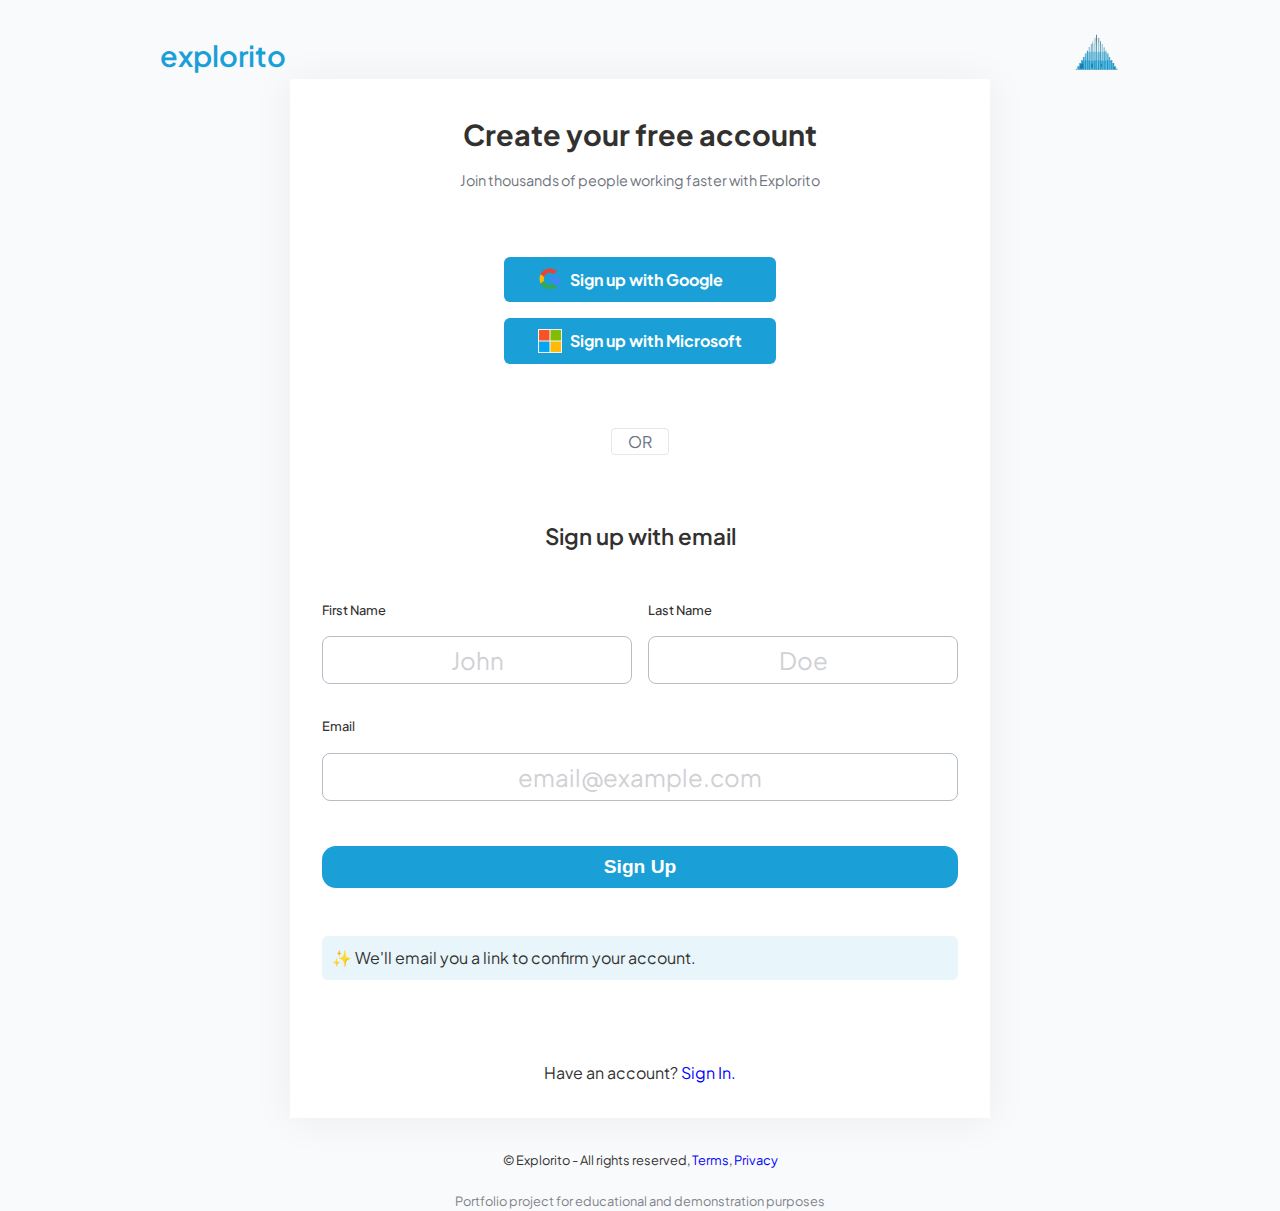
<file: sign-in.html>
<!DOCTYPE html>
<html lang="en">
  <head>
    <meta charset="UTF-8" />
    <meta name="viewport" content="width=device-width, initial-scale=1.0" />
    <title>Explorito - Your AI-powered search and productivity assistant</title>
    <link rel="preconnect" href="https://fonts.googleapis.com" />
    <link rel="preconnect" href="https://fonts.gstatic.com" crossorigin />
    <link
      href="https://fonts.googleapis.com/css2?family=Plus+Jakarta+Sans:ital,wght@0,200..800;1,200..800&display=swap"
      rel="stylesheet"
    />
    <link rel="stylesheet" href="./css/styles.css" />
    <link rel="stylesheet" href="./css/sign-in.css" />
  </head>
  <body>
    <main class="auth-page">
      <div class="auth-page__container container">
        <div class="auth-page__header">
          <h1 class="auth-page__company-name">explorito</h1>
          <a href="/"
            ><img
              src="./images/explorito-icon-wobg.png"
              class="auth-page__logo"
              alt=""
          /></a>
        </div>
        <div class="auth-page__main-container">
          <div class="auth-page__content">
            <div class="auth-page__text">
              <h2 class="auth-page__text-title">Create your free account</h2>
              <p class="auth-page__text-description">
                Join thousands of people working faster with Explorito
              </p>
            </div>

            <!-- Social login buttons -->
            <div class="auth-page__social-buttons">
              <a href="#" class="auth-page__social-button btn--primary"
                ><img
                  src="./images/apps_images/google.svg"
                  alt=""
                  class="auth-page__social-logo"
                />Sign up with Google</a
              >
              <a href="#" class="auth-page__social-button btn--primary"
                ><img
                  src="./images/apps_images/microsoft.svg"
                  alt=""
                  class="auth-page__social-logo"
                />Sign up with Microsoft</a
              >
            </div>

            <!-- Divider -->
            <div class="auth-page__divider">
              <span class="auth-page__divider-text">OR</span>
            </div>

            <!-- Sign Up -->

            <h2 class="auth-page__signup-text">Sign up with email</h2>

            <!-- Email form -->

            <form class="auth-page__form" action="#">
              <div class="auth-page__form-firstname">
                <label for="first-name">First Name</label
                ><input
                  type="text"
                  id="first-name"
                  placeholder="John"
                  required
                />
              </div>
              <div class="auth-page__form-lastname">
                <label for="last-name">Last Name</label
                ><input type="text" id="last-name" placeholder="Doe" required />
              </div>
              <div class="auth-page__form-email">
                <label for="email">Email</label
                ><input
                  type="email"
                  id="email"
                  placeholder="email@example.com"
                  required
                />
              </div>
              <button class="auth-page__form-btn btn--primary">Sign Up</button>
              <p class="auth-page__form-message">
                ✨ We'll email you a link to confirm your account.
              </p>
            </form>

            <!-- Footer -->
            <div class="auth-page__bottom-text">
              <p>Have an account? <a href="">Sign In.</a></p>
            </div>
          </div>
        </div>
      </div>
      <footer class="auth-page__footer">
        <p class="auth-page__footer-text">
          &copy; <span class="footer__copyright-year"></span> Explorito - All
          rights reserved, <a href="#">Terms</a>, <a href="">Privacy</a>
        </p>
        <br />
        <p class="footer__disclaimer">
          Portfolio project for educational and demonstration purposes
        </p>
      </footer>
    </main>
  </body>
</html>
</file>
<file: css/styles.css>
/* Headers 
3.5rem (56px) */

* {
  margin: 0;
  padding: 0;
  box-sizing: border-box;
}

:root {
  --primary-color: #1b9fd7;
  --secondary-color: #080c14;
  --tertiary-color: #022948;
  --faint-text-color: #b4b9b1;
  --faint-white-color: rgb(181, 189, 197);
}

html,
body {
  font-family: 'Plus Jakarta Sans', sans-serif;
  background: var(--secondary-color);
  color: #fff;
  line-height: 1.6;
  scroll-behavior: smooth;
}

a {
  text-decoration: none;
  color: #fff;
}

ul {
  list-style: none;
}

img {
  max-width: 100%;
}

.container {
  max-width: 1200px;
  margin: 0 auto;
}

.btn--primary {
  background-color: var(--primary-color);
  color: #fff;
  border-radius: 14px;
  padding: 0.5rem 1rem;
  border: 2px solid transparent;
  font-weight: 700;
  transition: background-color 0.3s ease;

  &:hover {
    background-color: #167fac;
  }
}

.btn--secondary {
  color: #fff;
  border-radius: 14px;
  padding: 0.5rem 1rem;
  border: 2px solid transparent;
  font-weight: 700;
  transition: color 0.3s ease;

  &:hover {
    color: #167fac;
  }
}

.btn--solid {
  background-color: #fff;
  color: var(--secondary-color);
  border-radius: 14px;
  padding: 0.5rem 1rem;
  border: 1px solid transparent;
  font-size: 14px;
  font-weight: 700;
  transition: background-color 0.3s ease;
  text-transform: capitalize;

  &:hover {
    background-color: var(--faint-white-color);
  }
}

/* Navbar */

.navbar {
  padding: 1.5rem 2rem 0.8rem;
  position: fixed;
  top: 0;
  left: 0;
  right: 0;
  z-index: 1000;
  background-color: transparent;
  transition: background-color 0.3s ease-in-out;
}

.navbar__container {
  display: flex;
  justify-content: space-between;
  align-items: center;
}

.navbar__left {
  display: flex;
  justify-items: center;
  align-items: center;
  gap: 2rem;
}

.navbar__menu-list {
  display: flex;
  align-items: center;
  gap: 2rem;
  font-weight: 600;
}

.navbar__menu-link,
.btn--ghost {
  font-size: 0.9rem;
  font-weight: 500;
  line-height: 1.6;
  letter-spacing: 0.4px;
  color: #fff;

  &:hover {
    color: var(--faint-white-color);
  }
}

.navbar__buttons {
  display: flex;
  justify-items: center;
  align-items: center;
  gap: 3rem;
}

/* Navbar Mobile Menu */

.navbar__mobile-menu {
  display: none;
  cursor: pointer;
}

.navbar__mobile-menu-items {
  display: flex;
  flex-direction: column;
  gap: 3rem;
  position: absolute;
  top: 100%;
  left: 0;
  width: 100%;
  background: var(--secondary-color);
  opacity: 1;
  padding: 3rem 2rem;
  text-align: center;
  box-shadow: 0 1px 20px rgba(0, 0, 0, 0.3);
  transition: transform 0.3s ease-in-out;
}

.navbar__mobile-menu-list {
  display: flex;
  flex-direction: column;
  gap: 2rem;
  font-size: 1.2rem;
}

.navbar__mobile-menu-link:hover {
  color: var(--faint-white-color);
}

.navbar__mobile-menu-buttons {
  display: flex;
  flex-direction: column;
  justify-content: center;
  gap: 1rem;
}

.navbar__mobile-menu-button {
  font-size: 1rem;
}

.navbar__mobile-menu-items {
  transform: translateY(-120%);
}

.navbar__mobile-menu-items.active {
  transform: translateY(0%);
}

/* Hamburger */

.hamburger {
  cursor: pointer;
  width: 24px;
  height: 24px;
  transition: all 0.25s;
  position: relative;
  z-index: 80;
}

/* Icon background shape */
.hamburger::before {
  content: '';
  position: absolute;
  top: 50%;
  left: 50%;
  width: 36px; /* slightly larger than hamburger */
  height: 36px;
  background-color: #fff;
  border-radius: 6px; /* use 8px for rounded square */
  transform: translate(-50%, -50%);
  z-index: -1; /* behind the lines */
}

.hamburger-top,
.hamburger-middle,
.hamburger-bottom {
  content: '';
  position: absolute;
  width: 20px;
  height: 3px;
  top: 12%;
  left: 8%;
  background: var(--secondary-color);
  transform: rotate(0);
  transition: all 0.5s;
}

.hamburger,
.hamburger-top,
.hamburger-middle,
.hamburger-bottom {
  box-shadow: none;
  border: #fff;
}

.hamburger-middle {
  transform: translateY(7px);
}

.hamburger-bottom {
  transform: translateY(14px);
}

.open .hamburger-top {
  transform: rotate(45deg) translateY(6px) translateX(6px);
}

.open .hamburger-middle {
  display: none;
}

.open .hamburger-bottom {
  transform: rotate(-45deg) translateY(6px) translateX(-6px);
}

/* Navbar Scroll */
.navbar.navbar--scroll {
  background-color: rgba(8, 12, 20, 0.65);
  backdrop-filter: blur(12px);
}

/* Hero  */

.hero {
  padding: 11rem 2.5rem 4rem;
  min-height: 80vh;
  display: flex;
  align-items: center;
}

.hero__container {
  display: flex;
  justify-content: space-between;
  align-items: center;
  gap: 2rem;
  width: 100%;
}

.hero__content {
  max-width: 640px;
  flex: 1;
}

.hero__title {
  font-size: 4rem;
  font-weight: 700;
  line-height: 1.1;
  margin-bottom: 1.5rem;
}

.hero__title--primary {
  color: var(--primary-color);
}

/* Typewriter container */
.typewriter-container {
  display: inline-block;
  min-width: 280px;
  text-align: left;
  position: relative;
}

/* Cursor animation */
.typewriter-cursor::after {
  content: '|';
  color: #167fac;
  animation: blink 1s infinite;
  font-weight: 700;
}

@keyframes blink {
  0%,
  50% {
    opacity: 1;
  }
  51%,
  100% {
    opacity: 0;
  }
}

.hero__description {
  margin-top: 1.8rem;
  font-size: 1.2rem;
  color: var(--faint-text-color);
  line-height: 1.6;
}

.hero__buttons {
  display: flex;
  align-items: center;
  gap: 1.5rem;
  margin-top: 2rem;
}

.hero__image {
  flex: 1;
  max-width: 500px;
  display: flex;
  justify-content: center;
  align-items: center;
}

.hero__image img {
  width: 100%;
  height: auto;
  max-width: 100%;
  object-fit: contain;
  flex-shrink: 0; /* Prevent image from shrinking */
}

/* Features  */

.features {
  padding: 6rem 2rem;
}

.features__container {
  text-align: center;
}

.features__heading {
  color: var(--primary-color);
  font-size: 1rem;
  font-weight: 400;
  margin-bottom: 0.5rem;
}

.features__title {
  font-size: 3rem;
  font-weight: 700;
}

.features__description {
  max-width: 600px;
  margin: 1rem auto 4rem;
  font-size: 1.125rem;
  font-weight: 400;
  line-height: 1.8;
  color: var(--faint-white-color);
  padding-bottom: 2rem;
}

.features__grid-item-icon i {
  color: var(--primary-color);
  font-size: 1.5rem;
  border: 1px solid var(--tertiary-color);
  background-color: #21242c;
  border-radius: 8px;
  display: inline-flex;
  justify-content: center;
  align-item: center;
  padding: 0.6rem 0.6rem;
}

.features__grid {
  display: grid;
  grid-template-columns: repeat(3, 1fr);
  gap: 3.75rem;
  padding: 2rem;
}

.features__grid-item {
  display: flex;
  flex-direction: column;
  justify-content: space-between;
  gap: 1.2rem;
  text-align: left;
}

.features__grid-item-text-description {
  color: var(--faint-white-color);
}

/* Productivity Features */

/* .productivity-features {
  padding: 4rem 2rem;
} */

.productivity-features__container {
  padding: 6rem 2rem;
  text-align: center;
}

.productivity-features__heading {
  color: var(--primary-color);
  font-size: 1rem;
  font-weight: 400;
  margin-bottom: 0.5rem;
}

.productivity-features__title {
  font-size: 3rem;
  font-weight: 700;
  letter-spacing: 1px;
}

.productivity-features__description {
  max-width: 600px;
  margin: 1rem auto 4rem;
  font-size: 1.125rem;
  font-weight: 400;
  line-height: 1.8;
  color: var(--faint-white-color);
  padding-bottom: 2rem;
}

.productivity-features__bento-grid {
  display: grid;
  grid-template-columns: repeat(3, 1fr);
  grid-template-rows: auto auto;
  column-gap: 2rem;
  row-gap: 2rem;
  padding: 0 2rem;
}

/* Top row items */
.productivity-features__bento-grid-item:nth-child(1) {
  grid-column: span 2; /* Spans first column (2fr) */
}

.productivity-features__bento-grid-item:nth-child(2) {
  grid-column: span 1; /* Spans second column (1fr) */
}

.productivity-features__bento-grid-item {
  display: flex;
  flex-direction: column;
  justify-content: center;
  gap: 1.2rem;
  /* align-items: center; */
  text-align: left;
  height: 400px;
  background: radial-gradient(
    58.55% 50% at 50% 39.8%,
    #19253b 0%,
    #101826 100%
  );
  border-radius: 14px;
  padding: 2.5rem;
  overflow: hidden;
}

/* Blurred ellipse glow behind image */

a.productivity-features__bento-grid-item::before {
  content: '';
  position: absolute;
  top: 50%;
  left: 50%;
  width: 300px; /* ellipse width */
  height: 160px; /* ellipse height */
  background: rgba(255, 255, 255, 0.08); /* soft light color */
  transform: translate(-50%, -50%);
  filter: blur(60px);
  border-radius: 50% / 50%;
  z-index: 0;
  pointer-events: none;
}

.productivity-features__bento-grid-item img {
  max-width: 100%;
  max-height: 320px; /* Limit image height */
  object-fit: contain; /* Maintains aspect ratio */
  border-radius: 8px;
  position: relative;
  z-index: 1;
}

.productivity-features__bento-grid-item-text-title {
  font-size: 1.5rem;
  font-weight: 700;
}

.productivity-features__bento-grid-item-text-description {
  font-size: 1rem;
  font-weight: 400;
  line-height: 1.6;
  color: var(--faint-white-color);
  padding-bottom: 0.5rem;
}

/* Details Section */

.details__container {
  padding: 6rem 2rem;
}

.details__grid {
  display: flex;
  flex-direction: column;
  gap: 6rem;
}

.details__grid-item-text-heading {
  color: var(--primary-color);
  font-size: 1rem;
  font-weight: 400;
  margin-bottom: 0.5rem;
}

.details__grid-item-text-title {
  font-size: 2.5rem;
  font-weight: 700;
}

.details__grid-item-text-description {
  max-width: 600px;
  font-size: 1.125rem;
  font-weight: 400;
  line-height: 1.8;
  color: var(--faint-white-color);
  padding-bottom: 2rem;
}

.details__grid-item:nth-child(odd) {
  display: flex;
  justify-content: center;
  align-items: center;
  flex-basis: auto;
  flex-grow: 0;
  flex-shrink: 0;
  gap: 6rem;
}

.details__grid-item:nth-child(even) {
  display: flex;
  flex-direction: row-reverse;
  justify-content: center;
  align-items: center;
  flex-basis: auto;
  flex-grow: 1;
  flex-shrink: 0;
  gap: 6rem;
}

.details__grid-content {
  max-width: 640px;
}

/* to do  */
.details__grid-item-image {
  /* display: flex;
  flex-flow: column;
  flex-grow: 1;
  flex-shrink: 0; */
}

.details__grid-item-image img {
  max-width: 100%;
  max-height: 320px; /* Limit image height */
  object-fit: contain; /* Maintains aspect ratio */
}

.details-grid-item-text-link {
  color: var(--primary-color);
  border: 2px solid transparent;
  font-weight: 700;
  transition: color 0.3s ease;

  &:hover {
    color: #fff;
  }
}

/* Integrations Section */

.integrations__container {
  padding: 6rem 2rem;
  text-align: center;
}

.integrations__heading {
  color: var(--primary-color);
  font-size: 1rem;
  font-weight: 400;
  margin-bottom: 0.5rem;
}

.integrations__title {
  font-size: 3rem;
  font-weight: 700;
}

.integrations__description {
  max-width: 600px;
  margin: 1rem auto 2rem;
  font-size: 1.125rem;
  font-weight: 400;
  line-height: 1.8;
  color: var(--faint-white-color);
  padding-bottom: 2rem;
}

.integrations__link {
  padding: 1rem 1.2rem;
  text-transform: capitalize;
}

/* Testimonials Section */

.testimonials__container {
  padding: 6rem 2rem;
  text-align: center;
}

.testimonial__swiper-main-container {
  position: relative;
  overflow: hidden;
  width: 100%;
}

.testimonials__content {
  max-width: 800px;
  padding: 2rem 2rem 0;
  margin: 0 auto;
}
.testimonials__heading {
  color: var(--primary-color);
  font-size: 1rem;
  font-weight: 400;
  margin-top: 1rem;
  margin-bottom: 0.5rem;
}

.testimonials__title {
  font-size: 3rem;
  font-weight: 700;
  line-height: 3.5rem;
}

.testimonials__description {
  max-width: 600px;
  margin: 1rem auto 6rem;
  font-size: 1.125rem;
  font-weight: 400;
  line-height: 1.8;
  color: var(--faint-white-color);
}

.testimonial__swiper {
  padding: 0 2rem;
  width: 100%;
}

/* Fade Mask  */

.testimonial__swiper-main-container::before {
  content: '';
  position: absolute;
  top: 0;
  left: 0;
  width: 120px;
  height: 100%;
  background: linear-gradient(
    to right,
    #080c14 0%,
    rgba(8, 12, 20, 0.8) 30%,
    rgba(8, 12, 20, 0.4) 60%,
    transparent 100%
  );
  z-index: 10;
  pointer-events: none;
}

.testimonial__swiper-main-container::after {
  content: '';
  position: absolute;
  top: 0;
  right: 0;
  width: 120px;
  height: 100%;
  background: linear-gradient(
    to left,
    #080c14 0%,
    rgba(8, 12, 20, 0.8) 30%,
    rgba(8, 12, 20, 0.4) 60%,
    transparent 100%
  );
  z-index: 10;
  pointer-events: none;
}

.testimonials__swiper-wrapper {
  display: flex;
  justify-content: center;
  align-items: stretch;
  gap: 2rem;
  width: 100%;
  max-width: 1600px;
  text-align: left;
  color: var(--faint-white-color);
  font-size: 0.95rem;
  margin: 0 auto;
  line-height: 1.5;
}

.testimonials__swiper-slide-item {
  display: flex;
  flex-direction: column;
  justify-content: space-between;
  align-items: flex-start;
  gap: 1rem;
  background: #111928;
  border-radius: 14px;
  border: 1px solid var(--tertiary-color);
  height: 226px;
  width: 370px;
  padding: 1.5rem;
  min-width: 370px; /* Prevent shrinking */
  flex-shrink: 0; /* Prevent flex shrinking */
  flex-grow: 1; /* Allow growing */
}

.testimonials__swiper-slide-item-text {
  color: var(--faint-white-color);
  font-size: 0.95rem;
  line-height: 1.5;
  margin-bottom: 1rem;
  flex-grow: 1;
  display: flex;
  align-items: center;
}

.testimonials__swiper-slide-item-details {
  margin-top: auto;
}

.testimonials__swiper-slide-item-details-name {
  color: white;
  font-size: 0.85rem;
  font-weight: 500;
  margin-bottom: 0.15rem;
}

.testimonials__swiper-slide-item-details-company {
  color: #9ca3af;
  font-size: 0.8rem;
  font-weight: 400;
  margin-bottom: 1.5rem;
}

.testimonials__swiper-wrapper {
  display: flex;
  width: max-content;
  animation: marquee 30s linear infinite;
  gap: 2rem;
}

@keyframes marquee {
  0% {
    transform: translateX(0);
  }
  100% {
    transform: translateX(-50%); /* Move exactly half the width */
  }
}

/* FAQ Section */

.faq__container {
  padding: 4rem 2rem;
  text-align: center;
}

.faq__content {
  max-width: 800px;
  margin: 2.5rem auto 2rem;
}
.faq__heading {
  color: var(--primary-color);
  font-size: 1rem;
  font-weight: 400;
  margin-bottom: 0.5rem;
}

.faq__title {
  font-size: 3rem;
  font-weight: 700;
  line-height: 3.75rem;
}

.faq__description {
  max-width: 600px;
  margin: 1rem auto 2rem;
  font-size: 1.125rem;
  font-weight: 400;
  line-height: 1.8;
  color: var(--faint-white-color);
}

/* FAQ Accordion */

.faq-accordion__main-container {
  width: 708px;
  margin: 0 auto;
  padding: 2rem 2rem;
  overflow: hidden;
}

.faq-accordion__container {
  display: flex;
  flex-direction: column;
  gap: 1.2rem;
}

.faq-accordion__tab-inner-content {
  display: none;
}

.faq-accordion__tab-inner-content.active {
  display: block;
}

.faq-accordion__tab-item-closed {
  display: flex;
  justify-content: space-between;
  align-items: center;
  align-content: center;
}

.faq-accordion__tab-item-flex {
  display: flex;
  flex-direction: column;
  justify-content: space-between;
  /* align-items: flex-start; */
  gap: 1rem;
  background: #111928;
  border-radius: 14px;
  border: 1px solid var(--tertiary-color);
  padding: 1.5rem;
  cursor: pointer;

  &:hover {
    background: var(--secondary-color);
  }
}

.faq-accordion__tab-item-title {
  color: #fff;
  font-size: 1.05rem;
  font-weight: 500;
  margin-bottom: 0.15rem;
}

.faq-accordion__tab-inner-content {
  color: var(--faint-white-color);
  font-size: 0.95rem;
  font-weight: 500;
  line-height: 1.5;
  letter-spacing: 0.4px;
}

/* FAQ Accordion Plus Button */

/* Plus Button */

.plus {
  position: relative;
  width: 20px;
  height: 20px;
  cursor: pointer;
}

.line {
  position: absolute;
  background-color: var(--faint-white-color);
  top: 50%;
  left: 50%;
  width: 12px;
  height: 2px;
  border-radius: 1px;
  transform: translate(-50%, -50%);
  transition: transform 0.3s ease;
}

/* Line 1: initially vertical */
.line.vertical {
  transform: translate(-50%, -50%) rotate(90deg); /* vertical line */
}

/* Line 2: initially horizontal (default) */
.line.horizontal {
  transform: translate(-50%, -50%) rotate(0deg);
}

/* Open state: turn both into X */
.plus.open .line.vertical {
  transform: translate(-50%, -50%) rotate(45deg);
}

.plus.open .line.horizontal {
  transform: translate(-50%, -50%) rotate(-45deg);
}

/* CTA Section */

.cta__container {
  padding: 6rem 2rem;
  text-align: center;
}

.cta__content {
  max-width: 800px;
  margin: 2.5rem auto 2rem;
  background-color: #111928;
  border-radius: 14px;
  display: flex;
  flex-direction: column;
  gap: 2rem;
  flex-grow: 0;
  flex-shrink: 0;
  padding: 2rem;
}

.cta__title {
  font-size: 1.75rem;
  font-weight: 700;
  line-height: 2.5rem;
}

.cta__description {
  font-size: 1rem;
  font-weight: 400;
  line-height: 1.8;
  color: var(--faint-white-color);
}

.cta__text {
  display: flex;
  flex-direction: column;
  gap: 0.75rem;
}

.cta__logo img {
  height: 72px;
  border-radius: 14px;
}

.cta__buttons {
  display: flex;
  justify-content: center;
  gap: 1rem;
}

/* Footer */

.footer__main-container {
  display: grid;
  grid-template-columns: repeat(4, 1fr);
  justify-content: flex-start;
  align-items: flex-start;
  gap: 4rem;
  padding: 2.5rem;
}

.navbar__logo,
.footer__company-logo {
  display: flex;
  align-items: center;
  gap: 0.1rem;
  cursor: pointer;
}

.navbar__company-logo img,
.footer__company-logo img {
  height: 36px;
  max-width: 120px;
  width: auto;
  object-fit: contain;
  flex-shrink: 0;
}

.navbar__company-name,
.footer__company-name {
  font-size: 1.6rem;
  text-transform: lowercase;
  font-weight: 600;
}

.footer__logos {
  display: flex;
  flex-direction: column;
  justify-content: flex-start;
  align-items: flex-start;
  gap: 1rem;
}

.footer__social {
  display: flex;
  gap: 1rem;
}

.footer__title {
  font-size: 1rem;
  font-weight: 600;
  margin-bottom: 0.75rem;
}

.footer__links-list {
  display: flex;
  flex-direction: column;
  gap: 0.8rem;
}

.footer__links-link {
  font-size: 0.9rem;
  line-height: 1.8;
  color: var(--faint-white-color);

  &:hover {
    color: #fff;
  }
}

.footer__social-link i {
  color: #b5bdc5;

  &:hover {
    color: #167fac;
  }
}

.footer__copyright {
  position: relative;
  margin-top: 4rem;
}

.footer__copyright-content {
  display: flex;
  justify-content: space-between;
  align-items: center;
  padding: 2.5rem;
  color: var(--faint-white-color);
  font-size: 0.9rem;
  position: relative; /* required for pseudo-element */
}

.footer__copyright-content::before {
  content: '';
  position: absolute;
  top: 0; /* border at top */
  left: 2.5rem; /* adjust until it's just after the icon */
  right: 2.5rem;
  height: 0.1px;
  background-color: rgb(20, 29, 31);
}

.footer__copyright-content-left {
  display: flex;
  justify-content: center;
  align-items: center;
  gap: 0.75rem;
  line-height: 1.8;
}

/* Media Queries */

@media (max-width: 992px) {
}

@media (max-width: 768px) {
  h2 {
    font-size: 2.5rem !important;
    font-weight: 300;
  }
  /* Navbar */
  .navbar__menu {
    display: none;
  }

  .navbar__buttons {
    display: none;
  }

  .navbar__mobile-menu {
    display: block;
  }

  /* Hero */

  .hero {
    padding-bottom: 2rem;
  }

  .hero__container {
    flex-direction: column;
    gap: 2rem;
  }

  /* Features */

  .features {
    padding: 4rem 1rem;
  }

  .features__description {
    padding-bottom: 0;
  }

  .features__grid {
    grid-template-columns: 1fr;
    padding-bottom: 1rem;
  }

  /* Productivity Features */

  .productivity-features__container {
    padding: 2rem;
  }

  .productivity-features__bento-grid {
    grid-template-columns: 1fr; /* Single column layout */
    grid-template-rows: auto; /* Auto rows */
    row-gap: 1.5rem;
    padding: 0 1rem; /* Reduced horizontal padding */
  }

  /* Reset grid spans for mobile - all items take full width */
  .productivity-features__bento-grid-item:nth-child(1),
  .productivity-features__bento-grid-item:nth-child(2) {
    grid-column: span 1;
  }

  .productivity-features__bento-grid-item {
    align-items: center; /* Center content horizontally */
    text-align: center; /* Center text */
    padding: 2rem; /* Increased padding for less cramped feeling */
    height: auto; /* Allow height to adjust to content */
    min-height: 300px; /* Minimum height to prevent too short boxes */
  }

  .productivity-features__bento-grid-item img {
    align-self: center; /* Center the image */
    max-height: 200px; /* Smaller max height for mobile */
  }

  /* Details */
  .details__grid-item:nth-child(odd) {
    display: flex;
    flex-direction: column;
    flex-grow: 0;
    flex-shrink: 0;
    gap: 1rem;
    text-align: center;
  }

  .details__grid-item:nth-child(even) {
    display: flex;
    flex-direction: column;
    flex-grow: 0;
    flex-shrink: 0;
    gap: 1rem;
    text-align: center;
  }

  .details__grid-item:last-child {
    flex-direction: column-reverse;
    gap: 2rem;
  }

  .details__grid {
    text-items: center;
  }

  /* Integrations */

  .integrations__container {
    padding: 2rem 2rem;
  }

  /* Testimonials */
  .testimonials__container {
    padding: 4rem 0;
  }

  /* FAQ */
  .faq__container {
    padding: 2rem 2rem;
  }

  .faq-accordion__main-container {
    width: 100%;
    margin: 0 auto;
    padding: 2rem 1rem;
    overflow: hidden;
  }

  /* CTA */
  .cta__container {
    padding: 4rem 2rem;
  }

  .cta__buttons {
    display: flex;
    flex-direction: column;
    gap: 1rem;
  }

  .cta__button.btn--primary {
    display: block;
    width: fit-content;
    margin: 0 auto;
  }

  /* Footer */
  .footer__main-container {
    padding: 0 2rem;
    display: flex;
    flex-direction: column;
  }

  .footer__copyright-content {
    display: flex;
    flex-direction: column;
    gap: 1.5rem;
  }
}
</file>
<file: css/sign-in.css>
* {
  margin: 0;
  padding: 0;
  box-sizing: border-box;
}

html,
body {
  font-family: 'Plus Jakarta Sans', sans-serif;
  background: #f9fafb;
  color: #323130;
}

.auth-page__container {
  padding: 2rem;
}

.auth-page__header {
  display: flex;
  justify-content: space-between;
  align-items: center;
  max-width: 960px;
  margin: 0 auto;
}

.auth-page__logo {
  height: 40px;
  max-width: 120px;
  width: auto;
  object-fit: contain;
  flex-shrink: 0;
}

.auth-page__company-name {
  font-size: 1.8rem;
  text-transform: lowercase;
  font-weight: 600;
  color: var(--primary-color);
}

.auth-page__main-container {
  display: flex;
  flex-direction: column;
  max-width: 700px;
  margin: 0 auto;
  background-color: #fff;
  padding: 1rem;
  box-shadow: rgb(0 0 0 / 6%) 0px 2px 40px 0px;
}

.auth-page__content {
  display: flex;
  flex-direction: column;
  justify-content: space-around;
  align-items: center;
  gap: 2rem;
  padding: 1rem;
}

.auth-page__text {
  text-align: center;
}

.auth-page__text-title {
  font-size: 1.8rem;
  font-weight: 700;
  margin-bottom: 0.8rem;
}

.auth-page__text-description {
  font-size: 0.9rem;
  font-weight: 400;
  color: #70757e;
}

.auth-page__social-buttons {
  display: flex;
  flex-direction: column;
  gap: 1rem;
  padding-top: 2rem;
}

.auth-page__social-button {
  display: flex;
  align-items: center;
  gap: 0.5rem;
  border-radius: 6px;
  padding: 0.5rem 2rem;
}

.auth-page__social-logo {
  width: 24px;
  height: 24px;
}

.auth-page__divider {
  text-align: center;
  margin: 2rem 0;
  position: relative;
}

.auth-page__divider-text {
  display: inline-block;
  padding: 0 1rem;
  background-color: white;
  color: #6b7280;
  border: 1px solid #e5e7eb;
  border-radius: 4px;
}

.auth-page__signup-text {
  font-size: 1.4rem;
  font-weight: 600;
  margin-bottom: 0.8rem;
  text-align: center;
}

/* Form */

.auth-page__form {
  display: grid;
  grid-template-columns: 1fr 1fr;
  column-gap: 1rem;
  row-gap: 2rem;
  margin-bottom: 3rem;
}

.auth-page__form-email {
  grid-column: span 2;
}

.auth-page__form-btn {
  grid-column: span 2;
  cursor: pointer;
  font-size: 1.2rem;
  margin-top: 0.8rem;
}

.auth-page__form-message {
  grid-column: span 2;
  border-radius: 6px;
  padding: 0.6rem;
  background-color: #e8f5fb;
  margin-top: 1rem;
}

.auth-page__form label {
  display: block;
  font-size: 0.8rem;
  font-weight: 500;
  margin-bottom: 1rem;
}

.auth-page__form input {
  font-family: inherit;
  font-size: 1.5rem;
  text-align: center;
  border-radius: 8px;
  border: 1px solid var(--faint-white-color);
  width: 100%;
  padding: 0.5rem;
}

.auth-page__form input::placeholder {
  color: #cfd1d4;
}

.auth-page__form *:focus {
  outline: none;
  box-shadow: 0 0 0 0.4rem #e8f5fb;
}

.auth-page__bottom-text a {
  text-decoration: none;
  color: blue;
}

/* Footer */

.auth-page__footer {
  font-size: 0.8rem;
  text-align: center;
}

.auth-page__footer .footer__disclaimer {
  color: #7e838b;
}

.auth-page__footer a {
  text-decoration: none;
  color: blue;
}

/* Media Queries  */

@media (max-width: 768px) {
  .auth-page__form {
    display: flex;
    flex-direction: column;
    column-gap: 1.5rem;
  }
}

@media (max-width: 480px) {
  .auth-page__container {
    padding: 1rem;
  }
}
</file>
